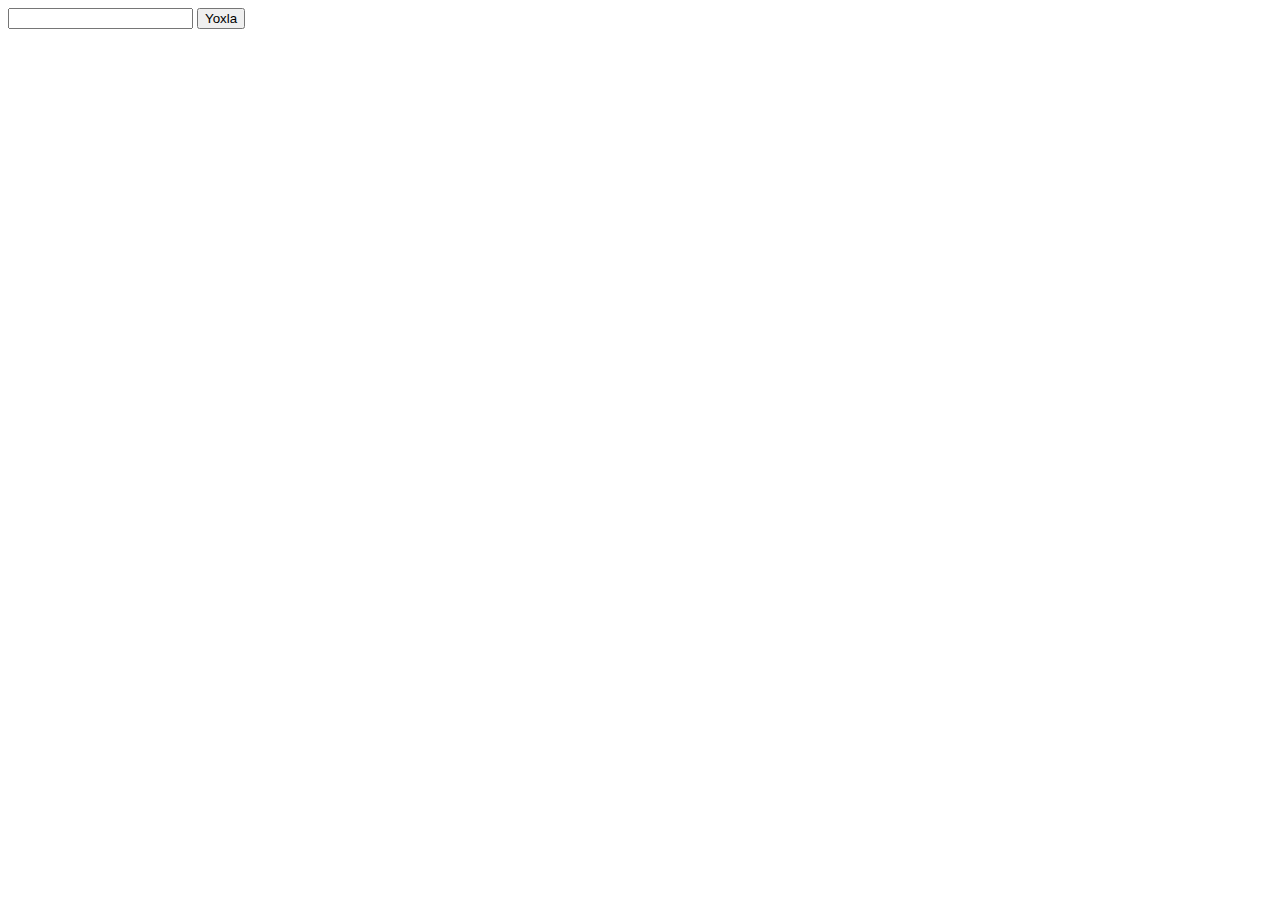
<file: index_1.html>
<!DOCTYPE html>
<html lang="en">
<head>
    <meta charset="UTF-8">
    <meta name="viewport" content="width=device-width, initial-scale=1.0">
    <title>Document</title>
</head>
<body>
    <input id="age">
        <button onclick="check()">Yoxla</button>

    <script>
        function check() {
        let age = document.getElementById("age").value;
        if (age < 18) {
            alert("Yaş uyğun deyil");
        }
        }
    </script>

</body>
</html>
</file>
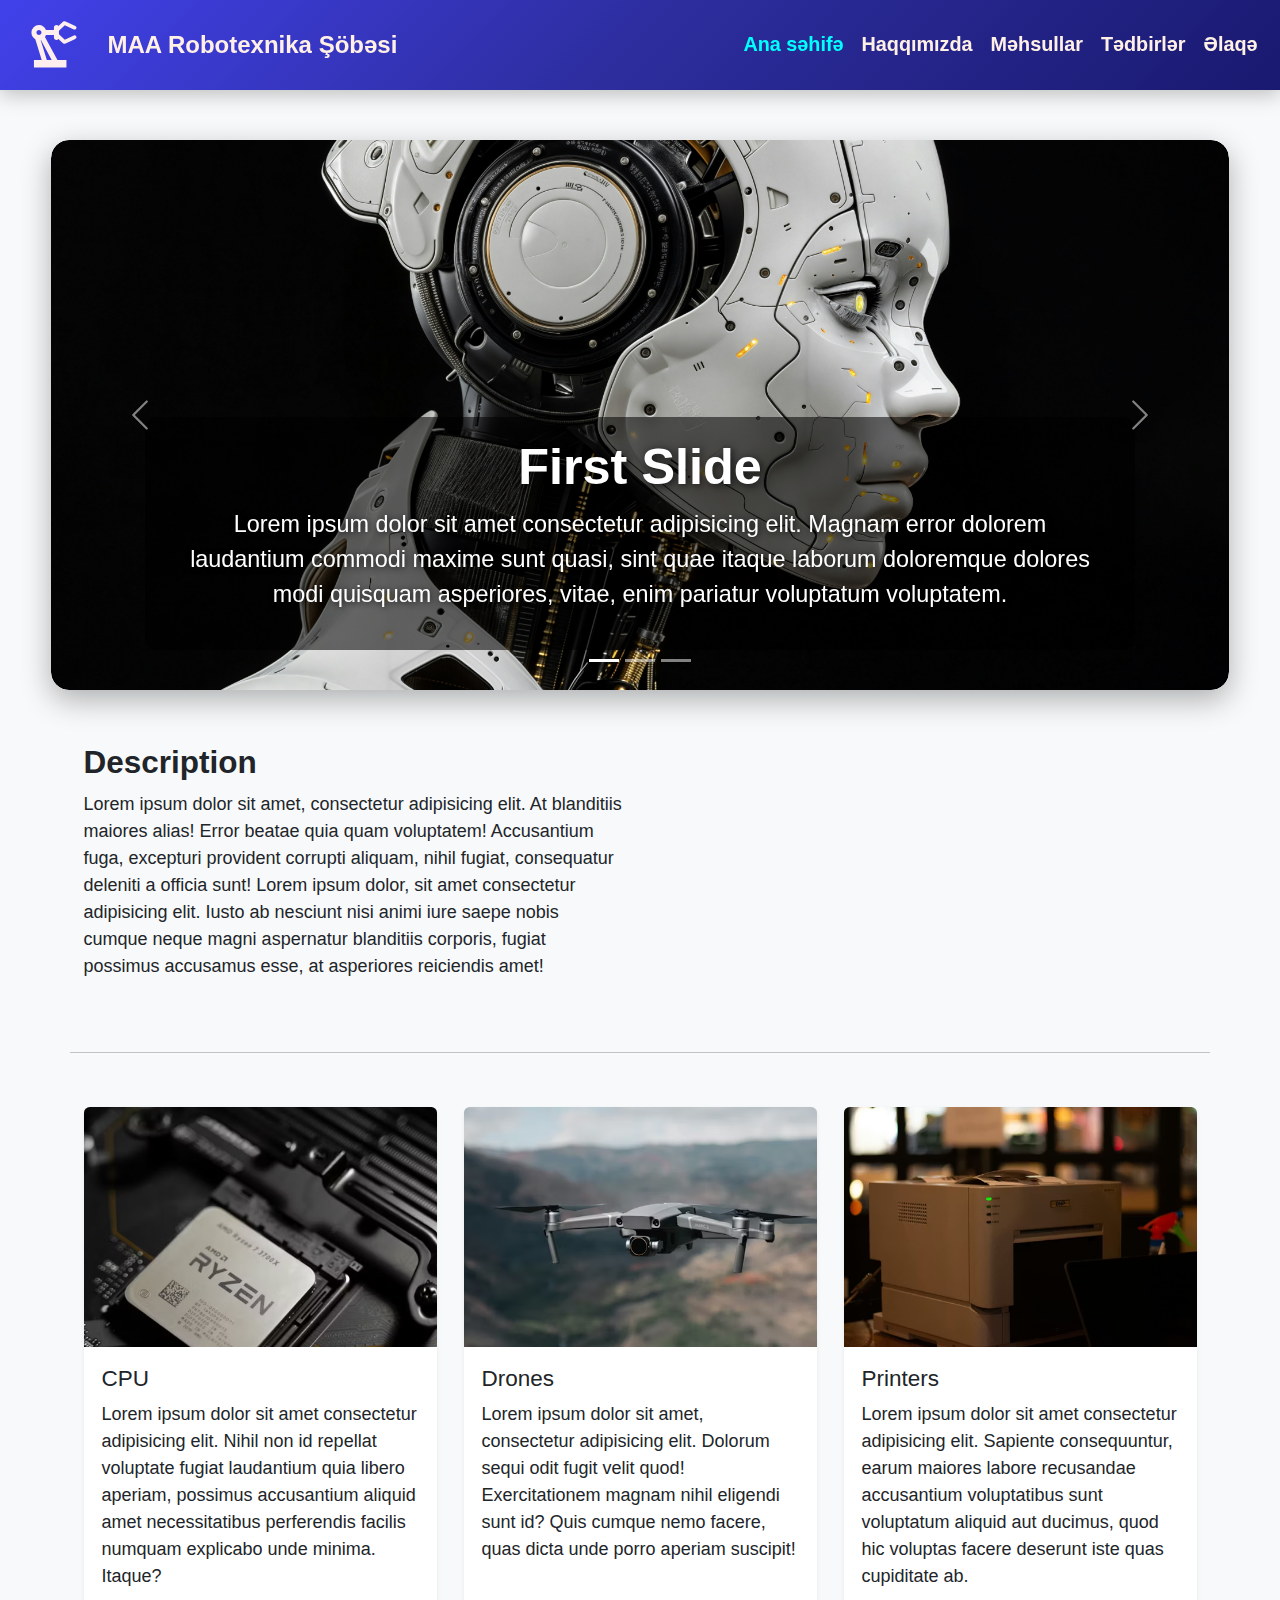
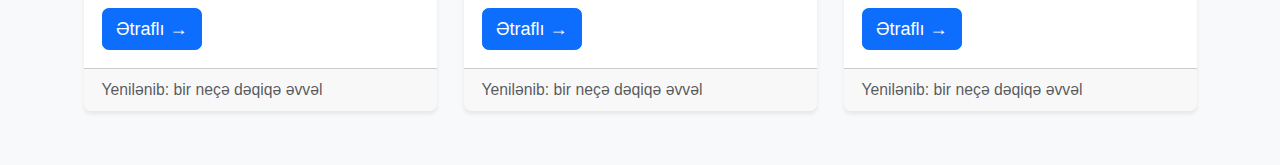
<file: project.html>
<!DOCTYPE html>
<html lang="az">
<head>
  <meta charset="UTF-8" />
  <meta name="viewport" content="width=device-width, initial-scale=1.0" />
  <title>MAA Robotexnika Şöbəsi</title>
  <link href="https://cdn.jsdelivr.net/npm/bootstrap@5.3.3/dist/css/bootstrap.min.css" rel="stylesheet" />
  <link rel="stylesheet" href="https://cdn.jsdelivr.net/npm/bootstrap-icons@1.11.3/font/bootstrap-icons.min.css">
  <link rel="stylesheet" href="css/project.css" />
</head>
<body>

  <!-- Navbar -->
  <nav class="navbar navbar-expand-lg fixed-top">
    <div class="container-fluid">
      <a class="navbar-brand d-flex align-items-center" href="#">
        <img src="images/icon.svg" alt="MAA Robotexnika" class="logo-img">
        <span class="title">MAA Robotexnika Şöbəsi</span>
      </a>

      <button class="navbar-toggler" type="button" data-bs-toggle="collapse" data-bs-target="#mobileMenu">
        <span class="navbar-toggler-icon"></span>
      </button>

      <div class="collapse navbar-collapse" id="mobileMenu">
        <ul class="navbar-nav ms-auto">
          <li class="nav-item"><a class="nav-link active" aria-current="page" href="#">Ana səhifə</a></li>
          <li class="nav-item"><a class="nav-link" href="project_aboutus.html">Haqqımızda</a></li>
          <li class="nav-item"><a class="nav-link" href="project_products.html">Məhsullar</a></li>
          <li class="nav-item"><a class="nav-link" href="project_events.html">Tədbirlər</a></li>
          <li class="nav-item"><a class="nav-link" href="project_contact.html">Əlaqə</a></li>
        </ul>
      </div>
    </div>
  </nav>

  <!-- Carousel -->
  <div id="mainCarousel" class="carousel slide my-carousel" data-bs-ride="carousel">
    <div class="carousel-indicators">
      <button type="button" data-bs-target="#mainCarousel" data-bs-slide-to="0" class="active"></button>
      <button type="button" data-bs-target="#mainCarousel" data-bs-slide-to="1"></button>
      <button type="button" data-bs-target="#mainCarousel" data-bs-slide-to="2"></button>
    </div>

    <div class="carousel-inner">
      <div class="carousel-item active">
        <img src="images/gabriele-malaspina-CjWsslYVnPI-unsplash.jpg" class="d-block w-100" alt="Robotexnika 1">
        <div class="carousel-caption d-none d-md-block">
          <h2 class="slide-title">First Slide</h2>
          <p class="slide-des">Lorem ipsum dolor sit amet consectetur adipisicing elit. Magnam error dolorem laudantium commodi maxime sunt quasi, sint quae itaque laborum doloremque dolores modi quisquam asperiores, vitae, enim pariatur voluptatum voluptatem.</p>
        </div>
      </div>

      <div class="carousel-item">
        <img src="images/harrison-broadbent-1mu9gF8OhNk-unsplash.jpg" class="d-block w-100" alt="Robotexnika 2">
        <div class="carousel-caption d-none d-md-block">
          <h2 class="slide-title">Second Slide</h2>
          <p class="slide-des">Lorem ipsum dolor sit amet consectetur adipisicing elit. Cum quibusdam accusantium consequatur reiciendis voluptates quam vitae ullam neque. Velit eius sequi non? Nostrum ea iste vitae magni dolorum? Quisquam, porro!</p>
        </div>
      </div>

      <div class="carousel-item">
        <img src="images/homa-appliances-sz1CHL7Pky0-unsplash.jpg" class="d-block w-100" alt="Robotexnika 3">
        <div class="carousel-caption d-none d-md-block">
          <h2 class="slide-title">Third Slide</h2>
          <p class="slide-des">Lorem ipsum dolor sit amet consectetur, adipisicing elit. Minus eum incidunt velit voluptate sit perspiciatis totam at itaque modi laborum excepturi eaque sint, obcaecati praesentium laudantium animi distinctio nostrum dicta.</p>
        </div>
      </div>
    </div>

    <button class="carousel-control-prev" type="button" data-bs-target="#mainCarousel" data-bs-slide="prev">
      <span class="carousel-control-prev-icon"></span>
      <span class="visually-hidden">Əvvəlki</span>
    </button>
    <button class="carousel-control-next" type="button" data-bs-target="#mainCarousel" data-bs-slide="next">
      <span class="carousel-control-next-icon"></span>
      <span class="visually-hidden">Növbəti</span>
    </button>
  </div>

  <!-- Description -->
  <section class="container my-5">
    <div class="row align-items-center">
      <div class="col-lg-6">
        <h3 class="des-title fw-bold">Description</h3>
        <p class="description">
          Lorem ipsum dolor sit amet, consectetur adipisicing elit. At blanditiis maiores alias! Error beatae quia quam voluptatem! Accusantium fuga, excepturi provident corrupti aliquam, nihil fugiat, consequatur deleniti a officia sunt! Lorem ipsum dolor, sit amet consectetur adipisicing elit. Iusto ab nesciunt nisi animi iure saepe nobis cumque neque magni aspernatur blanditiis corporis, fugiat possimus accusamus esse, at asperiores reiciendis amet!
        </p>
      </div>
  </section>

  <hr class="container">

  <!-- Cards -->
  <section class="container my-5">
    <div class="row row-cols-1 row-cols-md-3 g-4 justify-content-center">
      <div class="col">
        <div class="card my-card h-100 shadow-sm">
          <img src="images/cpu_img.avif" class="card-img-top" alt="CPU Prosessorlar">
          <div class="card-body d-flex flex-column">
            <h5 class="card-title">CPU</h5>
            <p class="card-text">Lorem ipsum dolor sit amet consectetur adipisicing elit. Nihil non id repellat voluptate fugiat laudantium quia libero aperiam, possimus accusantium aliquid amet necessitatibus perferendis facilis numquam explicabo unde minima. Itaque?</p>
            <div class="mt-auto">
              <a href="#" class="btn btn-primary">Ətraflı →</a>
            </div>
          </div>
          <div class="card-footer text-muted small">
            Yenilənib: bir neçə dəqiqə əvvəl
          </div>
        </div>
      </div>

      <div class="col">
        <div class="card my-card h-100 shadow-sm">
          <img src="images/drone_img.avif" class="card-img-top" alt="Dronelar">
          <div class="card-body d-flex flex-column">
            <h5 class="card-title">Drones</h5>
            <p class="card-text">Lorem ipsum dolor sit amet, consectetur adipisicing elit. Dolorum sequi odit fugit velit quod! Exercitationem magnam nihil eligendi sunt id? Quis cumque nemo facere, quas dicta unde porro aperiam suscipit!</p>
            <div class="mt-auto">
              <a href="#" class="btn btn-primary">Ətraflı →</a>
            </div>
          </div>
          <div class="card-footer text-muted small">
            Yenilənib: bir neçə dəqiqə əvvəl
          </div>
        </div>
      </div>

      <div class="col">
        <div class="card my-card h-100 shadow-sm">
          <img src="images/printer-img.avif" class="card-img-top" alt="3D Printerlər">
          <div class="card-body d-flex flex-column">
            <h5 class="card-title">Printers</h5>
            <p class="card-text">Lorem ipsum dolor sit amet consectetur adipisicing elit. Sapiente consequuntur, earum maiores labore recusandae accusantium voluptatibus sunt voluptatum aliquid aut ducimus, quod hic voluptas facere deserunt iste quas cupiditate ab.</p>
            <div class="mt-auto">
              <a href="#" class="btn btn-primary">Ətraflı →</a>
            </div>
          </div>
          <div class="card-footer text-muted small">
            Yenilənib: bir neçə dəqiqə əvvəl
          </div>
        </div>
      </div>
    </div>
  </section>

  <!-- Bootstrap JS -->
  <script src="https://cdn.jsdelivr.net/npm/bootstrap@5.3.3/dist/js/bootstrap.bundle.min.js"></script>
</body>
</html>
</file>
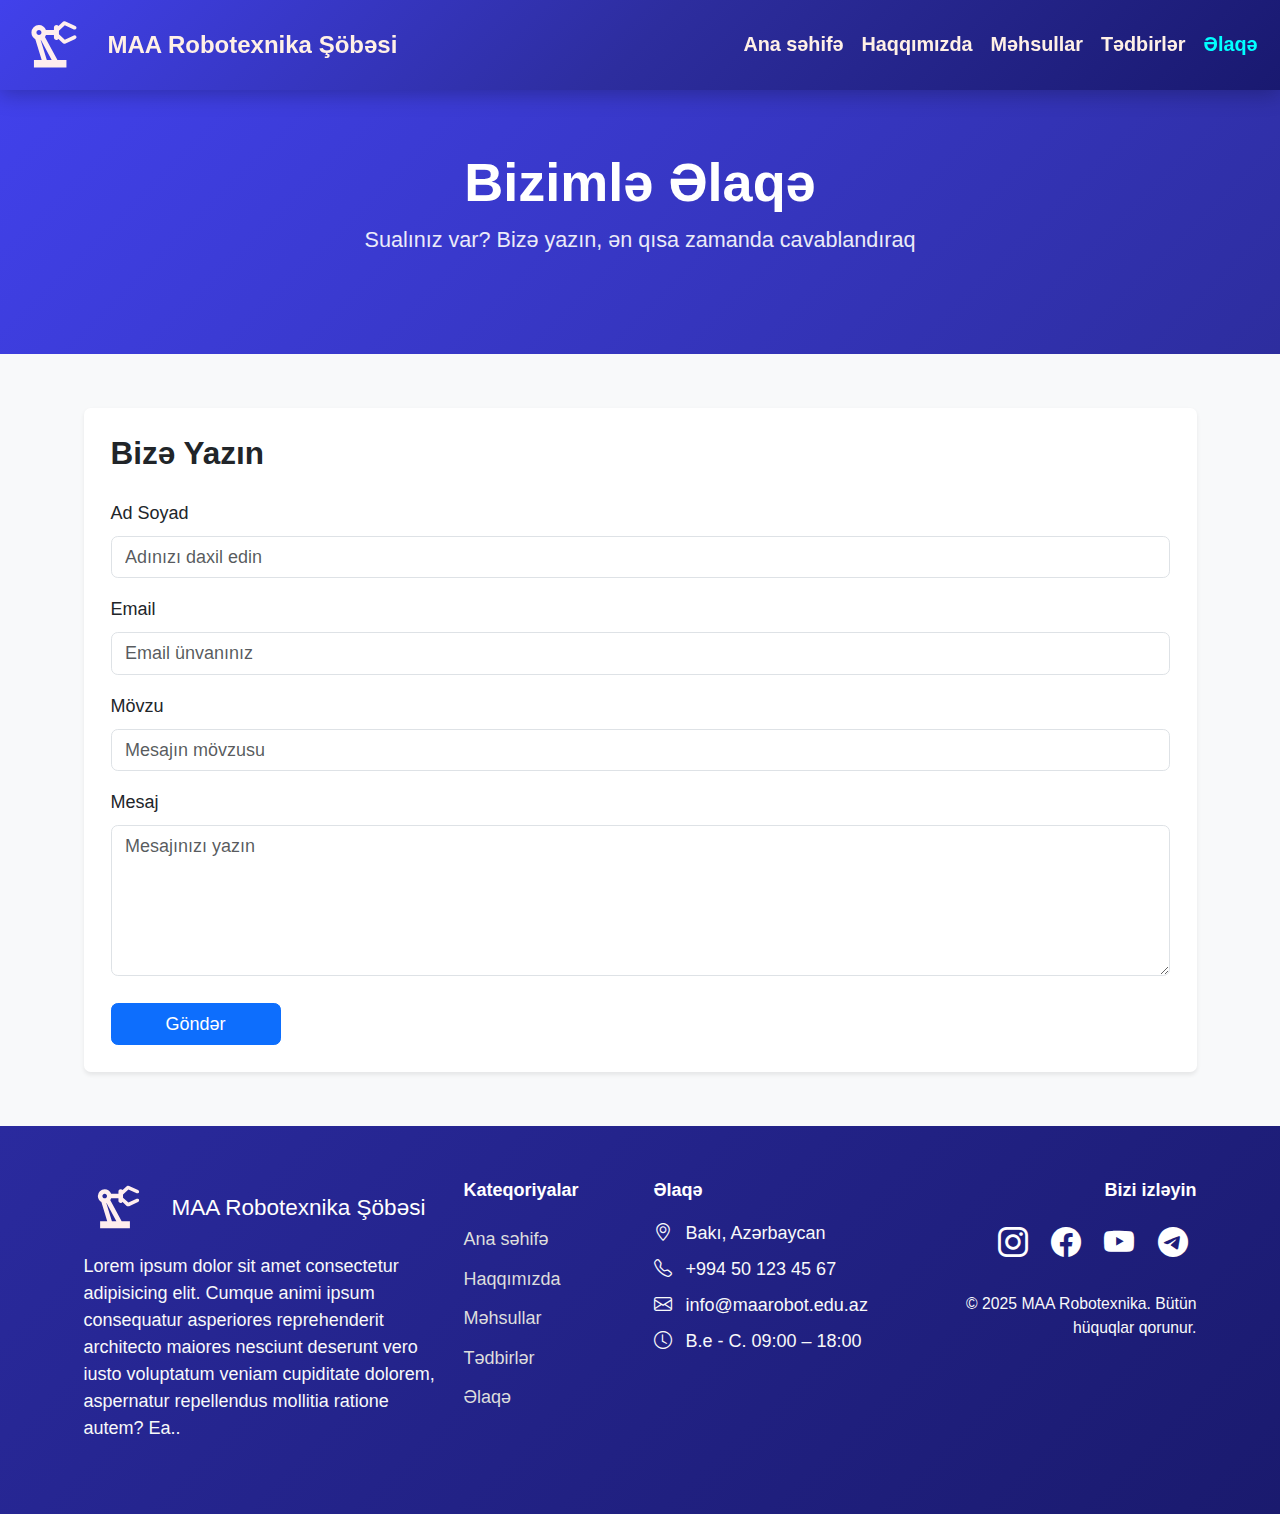
<file: project_contact.html>
<!DOCTYPE html>
<html lang="az">
<head>
  <meta charset="UTF-8">
  <meta name="viewport" content="width=device-width, initial-scale=1.0">
  <title>Əlaqə | MAA Robotexnika</title>

  <link href="https://cdn.jsdelivr.net/npm/bootstrap@5.3.3/dist/css/bootstrap.min.css" rel="stylesheet">
  <link rel="stylesheet" href="css/project.css">
  <link rel="stylesheet" href="https://cdn.jsdelivr.net/npm/bootstrap-icons@1.11.3/font/bootstrap-icons.min.css">
</head>
<body>

<!-- NAVBAR -->
<nav class="navbar navbar-expand-lg fixed-top">
  <div class="container-fluid">
    <a class="navbar-brand d-flex align-items-center" href="index.html">
      <img src="images/icon.svg" class="logo-img">
      <span class="title">MAA Robotexnika Şöbəsi</span>
    </a>

    <button class="navbar-toggler" data-bs-toggle="collapse" data-bs-target="#mobileMenu">
      <span class="navbar-toggler-icon"></span>
    </button>

    <div class="collapse navbar-collapse" id="mobileMenu">
      <ul class="navbar-nav ms-auto">
        <li class="nav-item"><a class="nav-link" href="project.html">Ana səhifə</a></li>
        <li class="nav-item"><a class="nav-link" href="project_aboutus.html">Haqqımızda</a></li>
        <li class="nav-item"><a class="nav-link" href="project_products.html">Məhsullar</a></li>
        <li class="nav-item"><a class="nav-link" href="project_events.html">Tədbirlər</a></li>
        <li class="nav-item"><a class="nav-link active">Əlaqə</a></li>
      </ul>
    </div>
  </div>
</nav>

<!-- HERO -->
<section class="contact-hero text-center">
  <div class="container">
    <h1>Bizimlə Əlaqə</h1>
    <p>Sualınız var? Bizə yazın, ən qısa zamanda cavablandıraq</p>
  </div>
</section>

<!-- CONTACT -->
<section class="container my-5">
  <div class="row g-5">
    <!-- FORM -->
    <div class="col-lg-12">
      <div class="card shadow-sm border-0 p-4">
        <h3 class="fw-bold mb-4">Bizə Yazın</h3>

        <form>
          <div class="mb-3">
            <label class="form-label">Ad Soyad</label>
            <input type="text" class="form-control" placeholder="Adınızı daxil edin" required>
          </div>

          <div class="mb-3">
            <label class="form-label">Email</label>
            <input type="email" class="form-control" placeholder="Email ünvanınız" required>
          </div>

          <div class="mb-3">
            <label class="form-label">Mövzu</label>
            <input type="text" class="form-control" placeholder="Mesajın mövzusu">
          </div>

          <div class="mb-4">
            <label class="form-label">Mesaj</label>
            <textarea class="form-control" rows="5" placeholder="Mesajınızı yazın"></textarea>
          </div>

          <button type="submit" class="btn btn-primary px-5">
            Göndər
          </button>
        </form>
      </div>
    </div>

  </div>
</section>

    <!-- FOOTER -->
  <footer class="footer-section py-5 mt-5">
    <div class="container">
      <div class="row gy-4">

        <!-- Sol hissə - logo və qısa məlumat -->
        <div class="col-lg-4 col-md-6">
          <div class="d-flex align-items-center mb-3">
            <img src="images/icon.svg" alt="Logo" class="footer-logo me-3">
            <h5 class="mb-0 text-white">MAA Robotexnika Şöbəsi</h5>
          </div>
          <p class="text-light opacity-90">
            Lorem ipsum dolor sit amet consectetur adipisicing elit. Cumque animi ipsum consequatur asperiores reprehenderit architecto maiores nesciunt deserunt vero iusto voluptatum veniam cupiditate dolorem, aspernatur repellendus mollitia ratione autem? Ea..
          </p>
        </div>

        <!-- Məlumat linkləri -->
        <div class="col-lg-2 col-md-6 col-sm-6">
          <h6 class="text-white fw-bold mb-3">Kateqoriyalar</h6>
          <ul class="list-unstyled">
            <li><a href="project.html" class="footer-link">Ana səhifə</a></li>
            <li><a href="project_aboutus.html" class="footer-link">Haqqımızda</a></li>
            <li><a href="project_products.html" class="footer-link">Məhsullar</a></li>
            <li><a href="project_events.html" class="footer-link">Tədbirlər</a></li>
            <li><a href="project_contact.html" class="footer-link">Əlaqə</a></li>
          </ul>
        </div>

        <!-- Əlaqə məlumatları -->
        <div class="col-lg-3 col-md-6">
          <h6 class="text-white fw-bold mb-3">Əlaqə</h6>
          <ul class="list-unstyled text-light opacity-90">
            <li class="mb-2"><i class="bi bi-geo-alt me-2"></i> Bakı, Azərbaycan</li>
            <li class="mb-2"><i class="bi bi-telephone me- me-2"></i> +994 50 123 45 67</li>
            <li class="mb-2"><i class="bi bi-envelope me-2"></i> info@maarobot.edu.az</li>
            <li class="mb-2"><i class="bi bi-clock me-2"></i> B.e - C. 09:00 – 18:00</li>
          </ul>
        </div>

        <!-- Sosial şəbəkələr + kiçik xəritə (isteğe bağlı) -->
        <div class="col-lg-3 col-md-6 text-lg-end">
          <h6 class="text-white fw-bold mb-3">Bizi izləyin</h6>
          <div class="social-icons mb-4">
            <a href="#" class="text-white mx-2 fs-4"><i class="bi bi-instagram"></i></a>
            <a href="#" class="text-white mx-2 fs-4"><i class="bi bi-facebook"></i></a>
            <a href="#" class="text-white mx-2 fs-4"><i class="bi bi-youtube"></i></a>
            <a href="#" class="text-white mx-2 fs-4"><i class="bi bi-telegram"></i></a>
          </div>
          <p class="text-light small">© 2025 MAA Robotexnika. Bütün hüquqlar qorunur.</p>
        </div>

      </div>
    </div>
  </footer>

<script src="https://cdn.jsdelivr.net/npm/bootstrap@5.3.3/dist/js/bootstrap.bundle.min.js"></script>
</body>
</html>
</file>
<file: css/project.css>
/* ====================== ƏSAS ====================== */
* {
    font-size: 18px;
}

body {
    background-color: #f8f9fa;
    padding-top: 90px;
    font-family: "Segoe UI", sans-serif;
}

.navbar {
    background: linear-gradient(135deg, #4141eb, #2d2d9e, midnightblue) !important;
    height: 90px;
    box-shadow: 0 4px 20px rgba(0,0,0,0.25);
}

.logo-img {
    width: 80px;
    height: 60px;
    object-fit: contain;
    transition: transform 0.3s;
}

.logo-img:hover {
    transform: scale(1.1);
}

.navbar-brand .title {
    color: #fff0e6;
    font-weight: 700;
    font-size: 24px;
    margin-left: 14px;
    white-space: nowrap;
}

.nav-link {
    color: #fff0e6 !important;
    font-weight: 600 !important;
    font-size: 1.1rem !important;
    transition: color 0.3s;
}

.nav-link:hover,
.nav-link.active {
    color: #00ffff !important;
}

/* ====================== MOBİL MENU ====================== */
@media (max-width: 991.98px) {
    .navbar {
        height: 70px !important;
    }
    body {
        padding-top: 70px !important;
    }
    .logo-img {
        width: 50px !important;
        height: 40px !important;
    }
    .navbar-brand .title {
        font-size: 18px !important;
        margin-left: 10px !important;
    }

    .navbar-collapse {
        position: fixed;
        top: 70px;
        right: -300px;
        width: 280px;
        height: calc(100vh - 70px);
        background: white;
        box-shadow: -5px 0 25px rgba(0,0,0,0.3);
        transition: right 0.35s ease;
        padding: 20px 0;
        z-index: 1060;
    }

    .navbar-collapse.show {
        right: 0;
    }

    .navbar-nav .nav-link {
        color: #333 !important;
        text-align: right;
        padding: 15px 30px !important;
        border-bottom: 1px solid #eee;
    }

    .navbar-nav .nav-link.active {
        color: #4141eb !important;
        font-weight: bold;
    }
}

/* ====================== CAROUSEL ====================== */
.my-carousel {
    max-width: 1300px;
    width: 92%;
    margin: 50px auto;
    border-radius: 18px;
    overflow: hidden;
    box-shadow: 0 10px 30px rgba(0,0,0,0.3);
}

.my-carousel .carousel-inner,
.my-carousel .carousel-item,
.my-carousel img {
    height: 550px;
    border-radius: 18px;
}

.my-carousel img {
    object-fit: cover;
}

.carousel-caption {
    background: rgba(0,0,0,0.5);
    background: rgba(0,0,0,0.55);
    border-radius: 12px;
    padding: 20px 30px !important;
    left: 8%;
    right: 8%;
    bottom: 40px;
}

.slide-title {
    font-size: 2.8rem;
    font-weight: 800;
    text-shadow: 2px 2px 8px rgba(0,0,0,0.8);
}

.slide-des {
    font-size: 1.3rem;
    text-shadow: 1px 1px 6px rgba(0,0,0,0.8);
}

/* Mobil uyğunlaşdırma */
@media (max-width: 768px) {
    .my-carousel,
    .my-carousel .carousel-inner,
    .my-carousel .carousel-item,
    .my-carousel img {
        height: 400px !important;
    }

    .slide-title {
        font-size: 2rem !important;
    }
    .slide-des {
        font-size: 1rem !important;
    }
}

@media (max-width: 480px) {
    .my-carousel,
    .my-carousel .carousel-inner,
    .my-carousel .carousel-item,
    .my-carousel img {
        height: 320px !important;
    }

    .carousel-caption {
        left: 5%;
        right: 5%;
        padding: 12px 16px !important;
    }

    .slide-title {
        font-size: 1.6rem !important;
    }
    .slide-des {
        font-size: 0.9rem !important;
    }
}

/* ====================== KARTLAR ====================== */
.my-card {
    transition: transform 0.3s, box-shadow 0.3s;
    border: none;
}

.my-card:hover {
    transform: translateY(-10px);
    box-shadow: 0 15px 35px rgba(0,0,0,0.2) !important;
}

.card-img-top {
    height: 240px;
    object-fit: cover;
}

@media (max-width: 767px) {
    .card-img-top {
        height: 200px;
    }
}

/* ====================== HAQQIMIZDA ====================== */
.about-hero {
    background: linear-gradient(135deg, #4141eb, #2d2d9e);
    color: white;
    padding: 60px 0 80px;
}

.about-hero h1 {
    font-size: 3rem;
    font-weight: 800;
}

.about-hero p {
    font-size: 1.2rem;
    opacity: 0.9;
}

.about-stats {
    background: #f1f3ff;
}

.about-stats h2 {
    font-size: 3rem;
    font-weight: 800;
    color: #4141eb;
}

.about-stats p {
    font-weight: 600;
    color: #444;
}

/* ====================== MƏHSULLAR ====================== */
.products-hero {
    background: linear-gradient(135deg, #2d2d9e, #4141eb);
    color: white;
    padding: 60px 0 80px;
}

.products-hero h1 {
    font-size: 3rem;
    font-weight: 800;
}

.products-hero p {
    font-size: 1.2rem;
    opacity: 0.9;
}

/* ====================== TƏDBİRLƏR ====================== */
.events-hero {
    background: linear-gradient(135deg, #2d2d9e, #4141eb);
    color: white;
    padding: 60px 0 80px;
}

.events-hero h1 {
    font-size: 3rem;
    font-weight: 800;
}

.events-hero p {
    font-size: 1.2rem;
    opacity: 0.9;
}

/* ====================== ƏLAQƏ ====================== */
.contact-hero {
    background: linear-gradient(135deg, #4141eb, #2d2d9e);
    color: white;
    padding: 60px 0 80px;
}

.contact-hero h1 {
    font-size: 3rem;
    font-weight: 800;
}

.contact-hero p {
    font-size: 1.2rem;
    opacity: 0.9;
}

.form-control:focus {
    border-color: #4141eb;
    box-shadow: 0 0 0 0.2rem rgba(65, 65, 235, 0.25);
}

/* ====================== FOOTER ====================== */
.footer-section {
    background: linear-gradient(135deg, #2a2a9e, #1a1a6e);
    color: #fff;
    margin-top: 100px;
}

.footer-logo {
    width: 70px;
    height: 55px;
    object-fit: contain;
}

.footer-link {
    color: #ddd;
    text-decoration: none;
    line-height: 2.2;
    transition: color 0.3s;
}

.footer-link:hover {
    color: #00ffff !important;
    padding-left: 8px;
}
.social-icons i {
    font-size: 30px;
}

.social-icons a:hover {
    transform: translateY(-4px);
    color: #00ffff !important;
}
</file>
